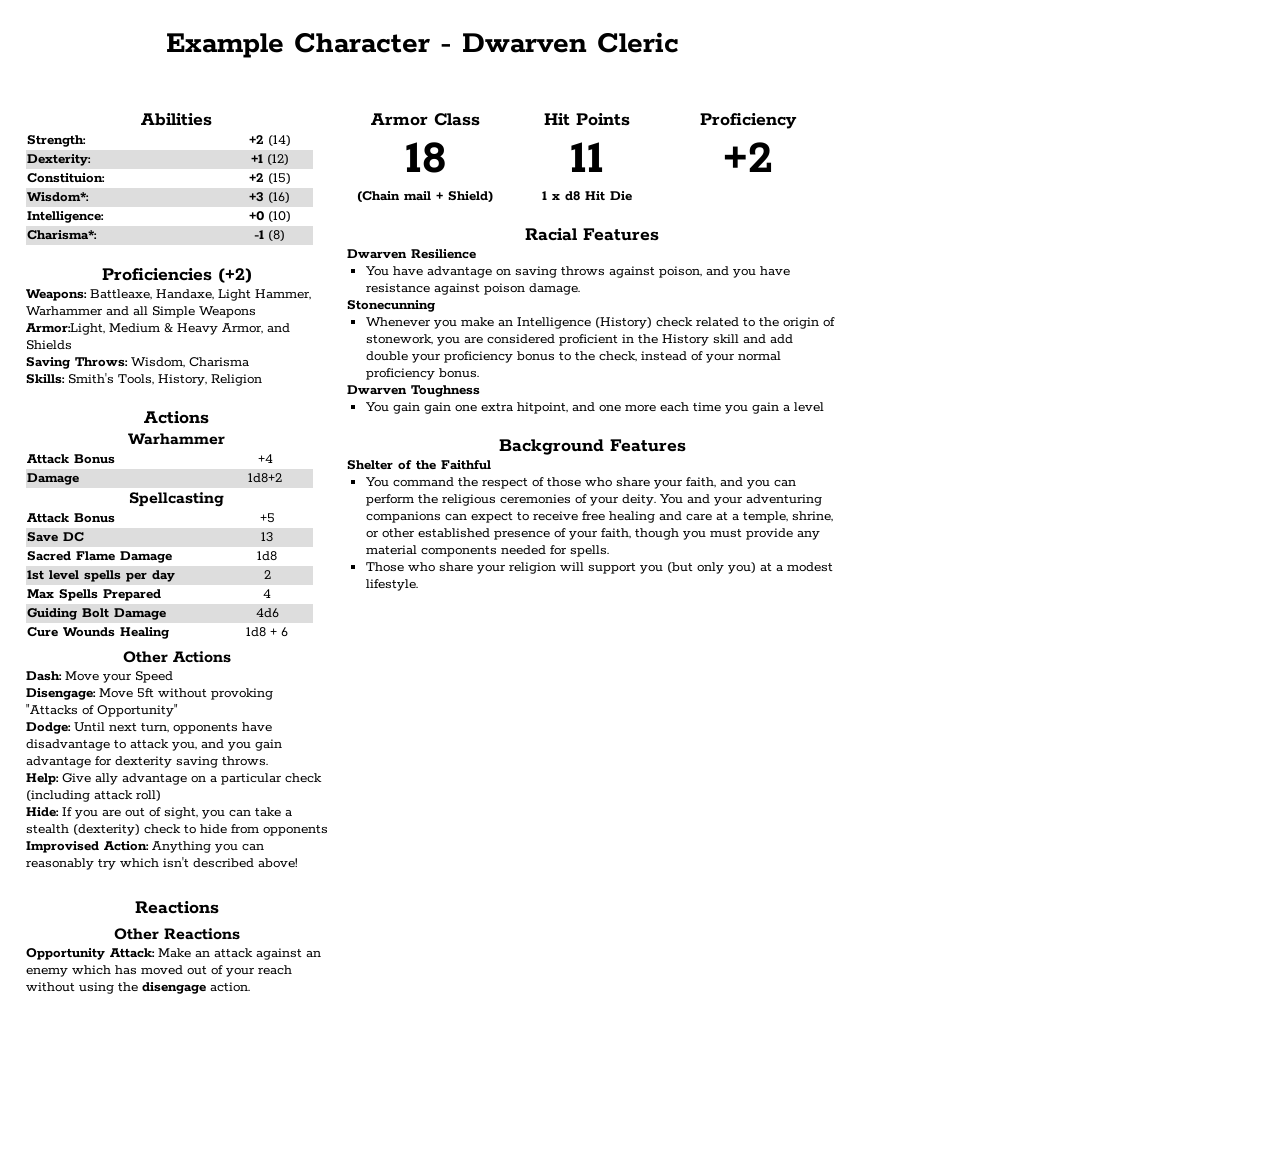
<file: index.html>
<html>
	<head>
		<link rel="stylesheet" type="text/css" href="CharacterSheet.css">
		<link href='https://fonts.googleapis.com/css?family=Rokkitt' rel='stylesheet' type='text/css'>
		<script src="scripts.js"></script>
	</head>
	<body>
		<div id="characterSheet">
			<h1><span id="name" class="title">Rogie - Halfing Fighter</span></h1>
			<div class="section empty">
				Tools: <span id="export_button" class="button">export</span>
				<span id="import_button" class="button">import</span>
				<span id="clear_button" class="button">clear</span>
			</div>
			<div id="mainSection">
				<div id="leftBar">
					<div class="section">
						<h2>Abilities</h2>
						<table>
							<tr>
								<td>Strength<span id="strength_saving_throw">*</span>:</td>
								<td>
									<b id="strength_bonus">
										+0
									</b> 
									(<span id="strength">10</span>)
								</td>
							</tr>
							<tr>
								<td>Dexterity<span id="dexterity_saving_throw">*</span>:</td>
								<td>
									<b id="dexterity_bonus">
										+0
									</b> 
									(<span id="dexterity">10</span>)
								</td>
							</tr>
							<tr>
								<td>Constituion<span id="constituion_saving_throw"></span>:</td>
								<td>
									<b id="constituion_bonus">
										+0
									</b> 
									(<span id="constituion">10</span>)
								</td>
							</tr>
							<tr>
								<td>Wisdom<span id="wisdom_saving_throw"></span>:</td>
								<td>
									<b id="wisdom_bonus">
										+0
									</b> 
									(<span id="wisdom">10</span>)
								</td>
							</tr>
							<tr>
								<td>Intelligence<span id="intelligence_saving_throw"></span>:</td>
								<td>
									<b id="intelligence_bonus">
										+0
									</b> 
									(<span id="intelligence">10</span>)
								</td>
							</tr>
							<tr>
								<td>Charisma<span id="charisma_saving_throw"></span>:</td>
								<td>
									<b id="charisma_bonus">
										+0
									</b> 
									(<span id="charisma">10</span>)
								</td>
							</tr>
						</table>
					</div>
					<div class="section">
						<h2>Proficiencies (<span id="prof_copy">+2</span>)</h2>
						<ul>
							<li><b>Weapons:</b> <span id="weapon_proficiencies">Simple and Martial Weapons</span></li>
							<li><b>Armor:</b><span id="armor_proficiencies">Light Armor, Medium and heavy Armor, and Shields</span></li>
							<li>
								<b>Saving Throws:</b>
								<span id="saving_throw_proficiencies">Dexterity, Strength</span> 
							</li>
							<li>
								<b>Skills:</b>
								<span id="skill_proficiencies">Intimidation, Athletics</span> 
							</li>
						</ul>
					</div>
					<div class="section" id ="actions_section" >
						<h2>Actions<span class="button" id="actions_add">+</span></h2>
						<div id="actions">

						</div>
						<div id="actions_notes" class="empty notes">
							Notes...
						</div>
						<div class="subsection">
							<h3>Other Actions</h3>
							<ul>
								<li><b>Dash:</b> Move your Speed</li>
								<li><b>Disengage:</b> Move 5ft without provoking "Attacks of Opportunity"</li>
								<li><b>Dodge:</b> Until next turn, opponents have disadvantage  to attack you, and you gain advantage for dexterity saving throws. </li>
								<li><b>Help:</b> Give ally advantage on a particular check (including attack roll)</li>
								<li><b>Hide:</b> If you are out of sight, you can take a stealth (dexterity) check to hide from opponents</li>
								<li><b>Improvised Action:</b> Anything you can reasonably try which isn't described above!</li>
							</ul>
						</div>
					</div>
					<div class="section" id="reactions_section">
						<h2>Reactions<span class="button" id="reactions_add">+</span></h2>
						<div id="reactions">

						</div>
						<div id="reactions_notes" class="empty notes">
							Notes...
						</div>
						<div class="subsection">
							<h3>Other Reactions</h3>
							<ul>
								<li><b>Opportunity Attack:</b> Make an attack against an enemy which has moved out of your reach without using the <b>disengage</b> action.</li>
							</ul>
						</div>
					</div>

					<div class="section empty" id="bonus_actions_section">
						<h2>Bonus Actions<span class="button" id="bonus_actions_add">+</span></h2>
						<div id="bonus_actions">
							
						</div>
						<div id="bonus_actions_notes" class="empty notes">
							Notes...
						</div>
					</div>

				</div>
				<div id="rightBar">
					<div class="section">
						<div class="coreInfo">
							<h2>Armor Class</h2>
							<div class="bigNumber" id="armor_class">
								15
							</div>
							<div class="extraInfo" id="armor_equiped">
								(Chain Shirt + Shield)
							</div>
						</div>
						<div class="coreInfo">
							<h2>Hit Points</h2>
							<div class="bigNumber" id="hit_points">
								12
							</div>
							<div class="extraInfo" id="hit_die">
								1 x d10 Hit Die
							</div>
						</div>
						<div class="coreInfo">
							<h2>Proficiency</h2>
							<div class="bigNumber" id="proficiency">
								+2
							</div>
						</div>
					</div>
				</div>
			</div>
		</div>
		<div class='popup closed' id='export_popup'>
			<span class='button' id='import_close'>Close</span>
			<textarea id='export'></textarea>
		</div>
		<script type="application/json" id="default_character">
		  {"name":"Example Character - Dwarven Cleric","armor_class":"18","armor_equiped":"(Chain mail + Shield)","hit_points":"11","hit_die":"1 x d8 Hit Die","proficiency":"+2","weapon_proficiencies":"Battleaxe, Handaxe, Light Hammer, Warhammer and all Simple Weapons","armor_proficiencies":"Light, Medium & Heavy Armor, and Shields","saving_throw_proficiencies":"Wisdom, Charisma","skill_proficiencies":"Smith's Tools, History, Religion","strength":"14","dexterity":"12","constituion":"15","wisdom":"16","charisma":"8","intelligence":"10","racial_features":[{"name":"Dwarven Resilience","description":"You have advantage on saving throws against poison, and you have resistance against poison damage.\n"},{"name":"Stonecunning","description":"Whenever you make an Intelligence (History) check related to the origin of stonework, you are considered proficient in the History skill and add double your proficiency bonus to the check, instead of your normal proficiency bonus.\n"},{"name":"Dwarven Toughness","description":"You gain gain one extra hitpoint, and one more each time you gain a level"}],"background_features":[{"name":"Shelter of the Faithful","description":"You command the respect of those who share your faith, and you can perform the religious ceremonies of your deity. You and your adventuring companions can expect to receive free healing and care at a temple, shrine, or other established presence of your faith, though you must provide any material components needed for spells.\n Those who share your religion will support you (but only you) at a modest lifestyle.\n"}],"actions":[{"name":"Warhammer","info":[{"name":"Attack Bonus","data":"+4"},{"name":"Damage","data":"1d8+2"}]},{"name":"Spellcasting","info":[{"name":"Attack Bonus","data":"+5"},{"name":"Save DC","data":"13"},{"name":"Sacred Flame Damage","data":"1d8"},{"name":"1st level spells per day","data":"2"},{"name":"Max Spells Prepared","data":"4"},{"name":"Guiding Bolt Damage","data":"4d6"},{"name":"Cure Wounds Healing","data":"1d8 + 6"}]}],"bonus_actions":[],"reactions":[]}
		</script>
		<script type="application/json" id="blank_character">
		{"name":"Unnamed Character","armor_class":"10","armor_equiped":"(No Armor)","hit_points":"8","hit_die":"1 x d8 Hit Die","proficiency":"+2","weapon_proficiencies":"None","armor_proficiencies":"None","saving_throw_proficiencies":"None","skill_proficiencies":"None","strength":"10","dexterity":"10","constituion":"10","wisdom":"10","charisma":"10","intelligence":"10","racial_features":[],"background_features":[],"actions":[],"bonus_actions":[],"reactions":[],"class_features":[]}
		</script>
	</body>
</html>
</file>
<file: CharacterSheet.css>
body{
	font-family: Rokkitt,Rockwell;
	padding:0;
	margin:0;
	font-size: 15px;
   -moz-user-select: -moz-none;
   -khtml-user-select: none;
   -webkit-user-select: none;
   -ms-user-select: none;
   user-select: none;
}

input, select, textarea, button{font-family:inherit;}

h1,h2,h3, .title{
	text-align: center;
	margin: 0;
}

h1, .title{
	margin-bottom: 1cm;
	font-size: 32px;
}

h2{
	font-size: 20px;
}

h3{
	font-size: 18px;
}

div, table, ul{
	/*border: red solid 1px;*/
	padding:0;
	margin:0;
}

tr:nth-child(2n){
	background-color: #DDD;
}

td:nth-child(2n){
	width:30%;
}

ul ul li{
	list-style-type: circle;
}

table{
	width:95%;
	font-size: 15px;
	border-collapse: collapse;
}

td:first-child{
	font-weight: bold;
}

td:not(:first-child){
	text-align: center;
}
.section .button{
	display: none;
}
.button{
	padding: 1px;
	padding-left: 4px;
	padding-right: 4px;
	margin:3px;
	background: #DDD;
	border-radius: 20px;
	color: rgba(0,0,0,0.5);
	border:solid 1px rgba(0,0,0,0.5);
	font-size: 70%;
}

.button:hover{
	cursor: pointer;
	color: black;
	border:solid 1px black;
}

.section:hover .button{
	display: inline;
}

#characterSheet{
	width:21cm;
	height:29.7cm;
	border: white solid 1px;
	padding:0.65cm;
}

#mainSection{
	position:relative;
}

#leftBar{
	width: 8cm;
}

#leftBar ul{
	list-style-type: none;
}

#rightBar ul{
	list-style-type: square;
	margin-left:0.5cm; 
}

#rightBar{
	width: 13cm;
	position: absolute;
	top:0px;
	left: 7.5cm;
	padding-left: 1cm;
}

.section{
	padding-top:0.25cm;
	padding-bottom:0.25cm;
}
.subsection{
	padding-top:0.15cm;
	padding-bottom:0.15cm;
}

.coreInfo{
	display:inline-block;
	vertical-align: top;
	width:32%;
	font-weight: bold;
}
.coreInfo > *{
	text-align: center;
}
.bigNumber{
	font-size: 50px;
}

.empty{
	size:25%;
	display: none;
	color:gray;
}

div:hover .empty{
	size:100%;
	display: inherit;
}

.notes{
	padding-top:3px;
	padding-left:7px;
	font-size:80%;
}

.popup{
	position: absolute;
	top:0;bottom:0;left:0;right:0;
	width:300px;
	height:300px;
	overflow: hidden;
	background-color: white;
	padding: 20px;
	margin: auto;
	border-radius: 15px;
	border: solid black 1px;
	box-shadow: 5px 5px 5px rgba(0,0,0,0.6);
}

.popup textarea{
	width:100%;
	height:90%;
	margin-top:10px;
}

.closed{
	display:none;
}
</file>
